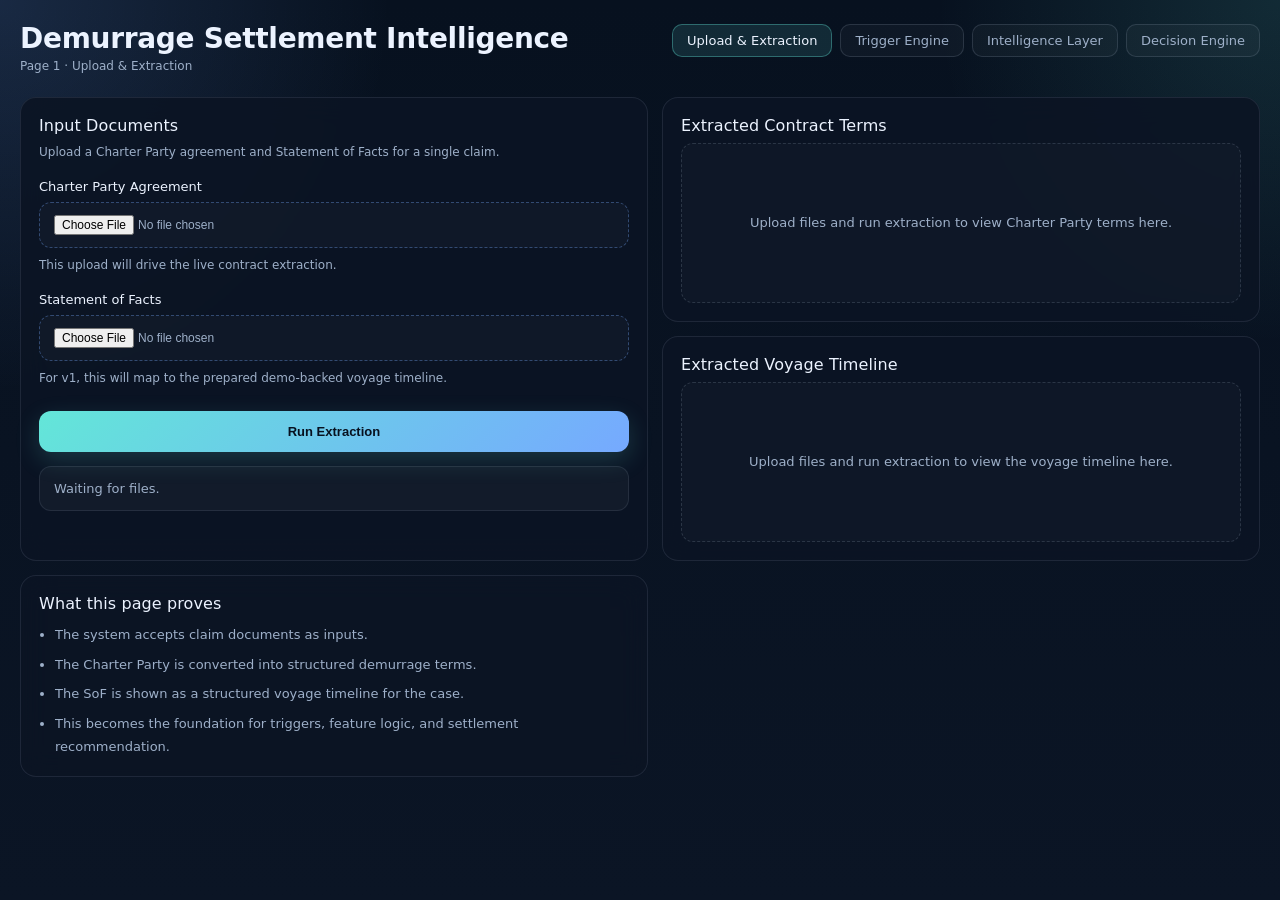
<file: index.html>
<!DOCTYPE html>
<html lang="en">
<head>
  <meta charset="UTF-8" />
  <meta name="viewport" content="width=device-width, initial-scale=1.0" />
  <title>Demurrage Platform | Upload & Extraction</title>
  <link rel="stylesheet" href="styles.css" />
</head>
<body>
  <div class="page">
    <header class="topbar">
      <div>
        <h1>Demurrage Settlement Intelligence</h1>
        <p>Page 1 · Upload & Extraction</p>
      </div>
     <nav class="nav">
      <a class="nav-link active" href="/">Upload & Extraction</a>
      <a class="nav-link" href="/contract-intelligence">Trigger Engine</a>
      <a class="nav-link" href="/claim-intelligence">Intelligence Layer</a>
      <a class="nav-link" href="/decision-engine">Decision Engine</a>
    </nav>
    </header>

    <main class="main-grid">
      <section class="card upload-card">
        <h2>Input Documents</h2>
        <p class="subtext">
          Upload a Charter Party agreement and Statement of Facts for a single claim.
        </p>

        <div class="upload-group">
          <label for="cpFile">Charter Party Agreement</label>
          <input type="file" id="cpFile" accept=".pdf,.doc,.docx" />
          <p class="hint">This upload will drive the live contract extraction.</p>
        </div>

        <div class="upload-group">
          <label for="sofFile">Statement of Facts</label>
          <input type="file" id="sofFile" accept=".pdf,.doc,.docx" />
          <p class="hint">For v1, this will map to the prepared demo-backed voyage timeline.</p>
        </div>

        <button id="runBtn" class="primary-btn">Run Extraction</button>

        <div id="statusBox" class="status-box">
          Waiting for files.
        </div>
      </section>

      <section class="card extracted-card">
        <h2>Extracted Contract Terms</h2>
        <div id="contractTerms" class="empty-state">
          Upload files and run extraction to view Charter Party terms here.
        </div>
      </section>

      <section class="card timeline-card">
        <h2>Extracted Voyage Timeline</h2>
        <div id="timelineOutput" class="empty-state">
          Upload files and run extraction to view the voyage timeline here.
        </div>
      </section>

      <section class="card notes-card">
        <h2>What this page proves</h2>
        <ul>
          <li>The system accepts claim documents as inputs.</li>
          <li>The Charter Party is converted into structured demurrage terms.</li>
          <li>The SoF is shown as a structured voyage timeline for the case.</li>
          <li>This becomes the foundation for triggers, feature logic, and settlement recommendation.</li>
        </ul>
      </section>
    </main>
  </div>

  <script src="app.js"></script>
</body>
</html>
</file>
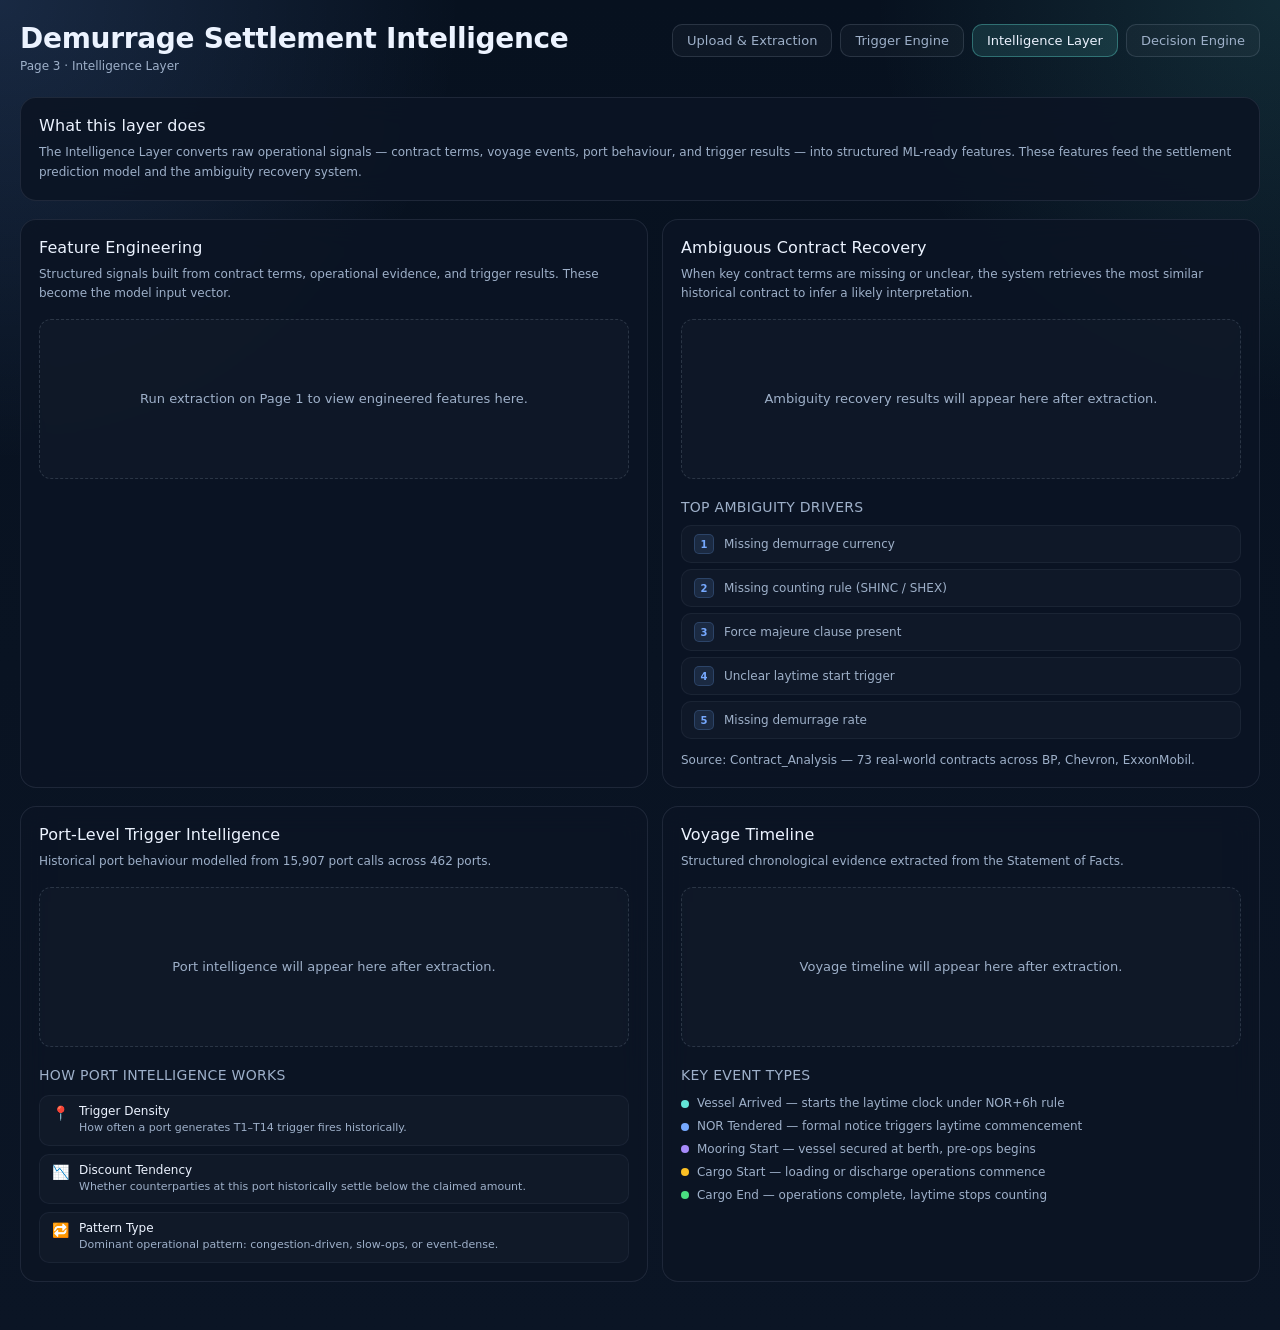
<file: claim-intelligence.html>
<!DOCTYPE html>
<html lang="en">
<head>
<meta charset="UTF-8" />
<meta name="viewport" content="width=device-width, initial-scale=1.0" />
<title>Demurrage Platform | Intelligence Layer</title>
<link rel="stylesheet" href="styles.css" />
</head>
<body>
<div class="page">
  <header class="topbar">
    <div>
      <h1>Demurrage Settlement Intelligence</h1>
      <p>Page 3 · Intelligence Layer</p>
    </div>
    <nav class="nav">
  <a class="nav-link" href="/">Upload & Extraction</a>
  <a class="nav-link" href="/contract-intelligence">Trigger Engine</a>
  <a class="nav-link active" href="/claim-intelligence">Intelligence Layer</a>
  <a class="nav-link" href="/decision-engine">Decision Engine</a>
</nav>
  </header>

  <main>
    <div class="main-grid" style="margin-bottom: 18px;">
      <section class="card" style="grid-column: 1 / -1;">
        <h2>What this layer does</h2>
        <p class="subtext" style="margin: 0;">
          The Intelligence Layer converts raw operational signals — contract terms, voyage events, port behaviour, and trigger results — into structured ML-ready features.
          These features feed the settlement prediction model and the ambiguity recovery system.
        </p>
      </section>
    </div>

    <div class="main-grid" style="margin-bottom: 18px;">
      <section class="card" style="grid-column: 1 / 2;">
        <h2>Feature Engineering</h2>
        <p class="subtext">Structured signals built from contract terms, operational evidence, and trigger results. These become the model input vector.</p>
        <div id="featureGrid" class="empty-state">
          Run extraction on Page 1 to view engineered features here.
        </div>
      </section>

      <section class="card" style="grid-column: 2 / 3;">
        <h2>Ambiguous Contract Recovery</h2>
        <p class="subtext">When key contract terms are missing or unclear, the system retrieves the most similar historical contract to infer a likely interpretation.</p>
        <div id="ambiguityPanel" class="empty-state">
          Ambiguity recovery results will appear here after extraction.
        </div>
        <div style="margin-top: 20px;">
          <h3 style="font-size: 14px; margin: 0 0 10px; color: var(--muted); text-transform: uppercase; letter-spacing: 0.3px;">Top Ambiguity Drivers</h3>
          <div class="ambiguity-driver-list">
            <div class="ambiguity-driver-item">
              <span class="driver-rank">1</span>
              <span class="driver-label">Missing demurrage currency</span>
            </div>
            <div class="ambiguity-driver-item">
              <span class="driver-rank">2</span>
              <span class="driver-label">Missing counting rule (SHINC / SHEX)</span>
            </div>
            <div class="ambiguity-driver-item">
              <span class="driver-rank">3</span>
              <span class="driver-label">Force majeure clause present</span>
            </div>
            <div class="ambiguity-driver-item">
              <span class="driver-rank">4</span>
              <span class="driver-label">Unclear laytime start trigger</span>
            </div>
            <div class="ambiguity-driver-item">
              <span class="driver-rank">5</span>
              <span class="driver-label">Missing demurrage rate</span>
            </div>
          </div>
          <p class="hint" style="margin-top: 12px;">Source: Contract_Analysis — 73 real-world contracts across BP, Chevron, ExxonMobil.</p>
        </div>
      </section>
    </div>

    <div class="main-grid">
      <section class="card" style="grid-column: 1 / 2;">
        <h2>Port-Level Trigger Intelligence</h2>
        <p class="subtext">Historical port behaviour modelled from 15,907 port calls across 462 ports.</p>
        <div id="portPanel" class="empty-state">
          Port intelligence will appear here after extraction.
        </div>
        <div style="margin-top: 20px;">
          <h3 style="font-size: 14px; margin: 0 0 12px; color: var(--muted); text-transform: uppercase; letter-spacing: 0.3px;">How Port Intelligence Works</h3>
          <div class="intel-explain-grid">
            <div class="intel-explain-item">
              <div class="intel-explain-icon">📍</div>
              <div>
                <div class="intel-explain-title">Trigger Density</div>
                <div class="intel-explain-text">How often a port generates T1–T14 trigger fires historically.</div>
              </div>
            </div>
            <div class="intel-explain-item">
              <div class="intel-explain-icon">📉</div>
              <div>
                <div class="intel-explain-title">Discount Tendency</div>
                <div class="intel-explain-text">Whether counterparties at this port historically settle below the claimed amount.</div>
              </div>
            </div>
            <div class="intel-explain-item">
              <div class="intel-explain-icon">🔁</div>
              <div>
                <div class="intel-explain-title">Pattern Type</div>
                <div class="intel-explain-text">Dominant operational pattern: congestion-driven, slow-ops, or event-dense.</div>
              </div>
            </div>
          </div>
        </div>
      </section>

      <section class="card" style="grid-column: 2 / 3;">
        <h2>Voyage Timeline</h2>
        <p class="subtext">Structured chronological evidence extracted from the Statement of Facts.</p>
        <div id="timelineList" class="empty-state">
          Voyage timeline will appear here after extraction.
        </div>
        <div style="margin-top: 20px;">
          <h3 style="font-size: 14px; margin: 0 0 12px; color: var(--muted); text-transform: uppercase; letter-spacing: 0.3px;">Key Event Types</h3>
          <div class="event-type-list">
            <div class="event-type-item">
              <span class="event-dot" style="background: var(--accent);"></span>
              <span>Vessel Arrived — starts the laytime clock under NOR+6h rule</span>
            </div>
            <div class="event-type-item">
              <span class="event-dot" style="background: var(--accent-2);"></span>
              <span>NOR Tendered — formal notice triggers laytime commencement</span>
            </div>
            <div class="event-type-item">
              <span class="event-dot" style="background: #a78bfa;"></span>
              <span>Mooring Start — vessel secured at berth, pre-ops begins</span>
            </div>
            <div class="event-type-item">
              <span class="event-dot" style="background: #fbbf24;"></span>
              <span>Cargo Start — loading or discharge operations commence</span>
            </div>
            <div class="event-type-item">
              <span class="event-dot" style="background: var(--success);"></span>
              <span>Cargo End — operations complete, laytime stops counting</span>
            </div>
          </div>
        </div>
      </section>
    </div>
  </main>
</div>
<script src="app.js"></script>
</body>
</html>
</file>
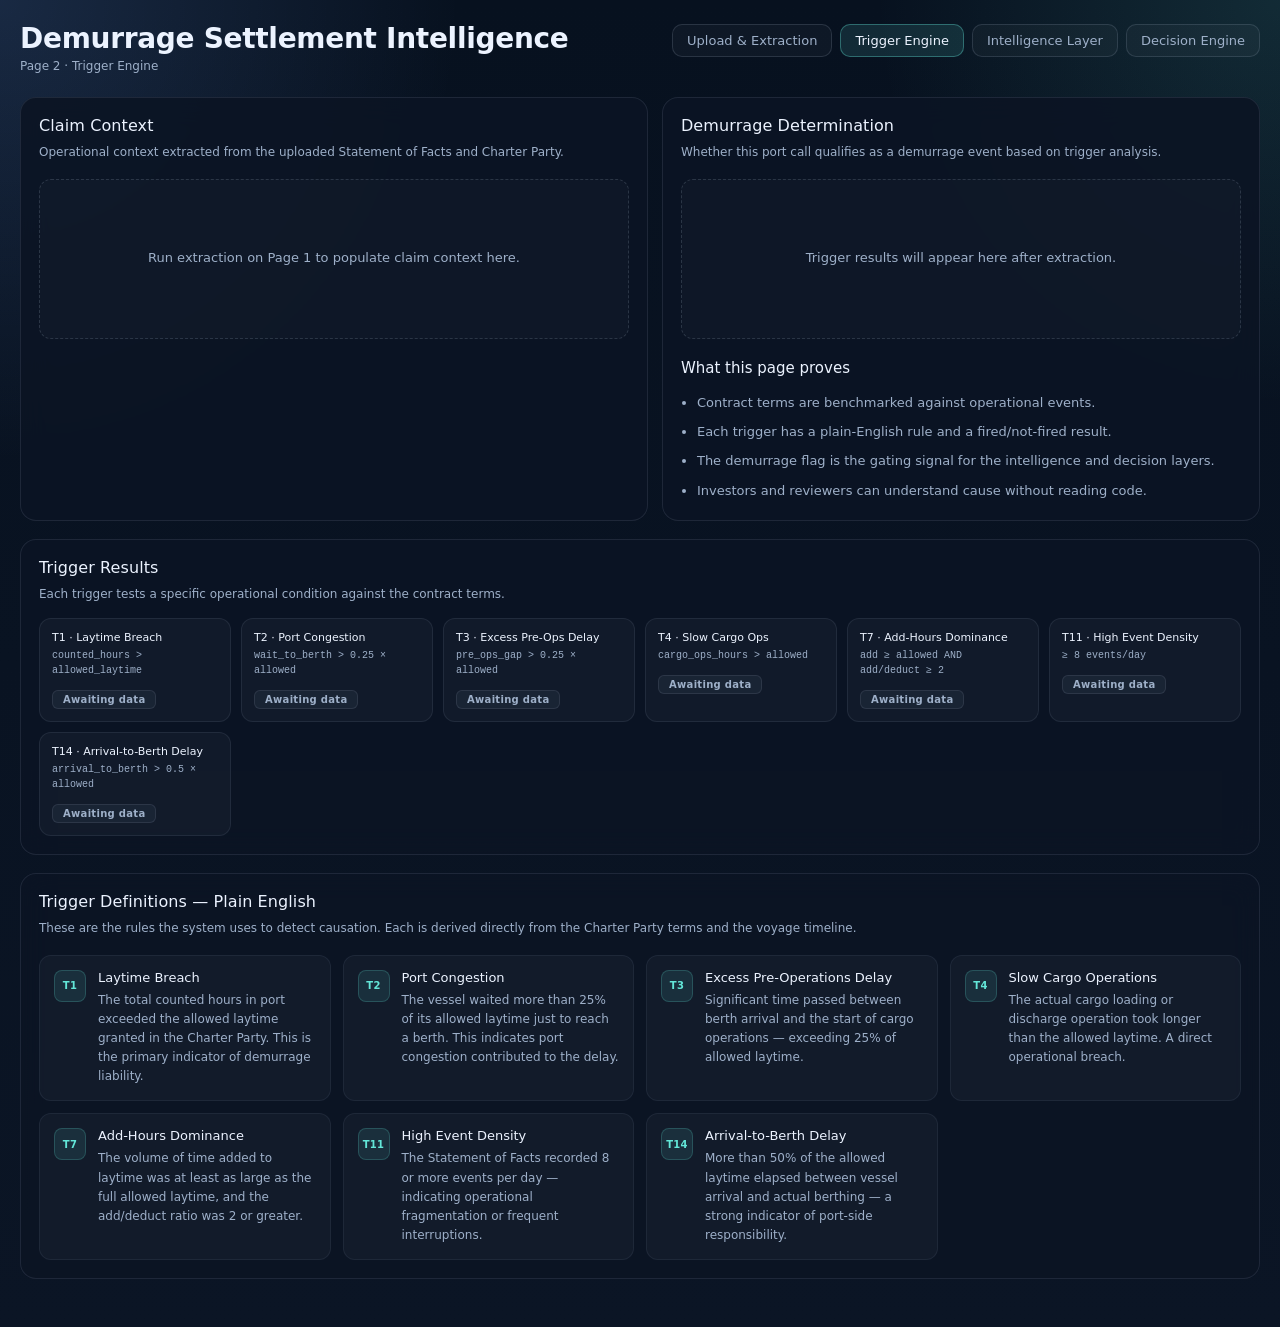
<file: contract-intelligence.html>
<!DOCTYPE html>
<html lang="en">
<head>
<meta charset="UTF-8" />
<meta name="viewport" content="width=device-width, initial-scale=1.0" />
<title>Demurrage Platform | Trigger Engine</title>
<link rel="stylesheet" href="styles.css" />
</head>
<body>
<div class="page">
  <header class="topbar">
    <div>
      <h1>Demurrage Settlement Intelligence</h1>
      <p>Page 2 · Trigger Engine</p>
    </div>
    <nav class="nav">
      <a class="nav-link" href="/">Upload & Extraction</a>
      <a class="nav-link active" href="/contract-intelligence">Trigger Engine</a>
      <a class="nav-link" href="/claim-intelligence">Intelligence Layer</a>
      <a class="nav-link" href="/decision-engine">Decision Engine</a>
    </nav>
  </header>

  <main>
    <div class="main-grid" style="margin-bottom: 18px;">
      <section class="card" style="grid-column: 1 / 2;">
        <h2>Claim Context</h2>
        <p class="subtext">Operational context extracted from the uploaded Statement of Facts and Charter Party.</p>
        <div id="claimContext" class="empty-state">
          Run extraction on Page 1 to populate claim context here.
        </div>
      </section>

      <section class="card" style="grid-column: 2 / 3;">
        <h2>Demurrage Determination</h2>
        <p class="subtext">Whether this port call qualifies as a demurrage event based on trigger analysis.</p>
        <div id="demurrageFlagBadge" class="empty-state">
          Trigger results will appear here after extraction.
        </div>
        <div style="margin-top: 20px;">
          <h3 style="font-size: 15px; margin: 0 0 14px; color: var(--text);">What this page proves</h3>
          <ul class="bullet-list">
            <li>Contract terms are benchmarked against operational events.</li>
            <li>Each trigger has a plain-English rule and a fired/not-fired result.</li>
            <li>The demurrage flag is the gating signal for the intelligence and decision layers.</li>
            <li>Investors and reviewers can understand cause without reading code.</li>
          </ul>
        </div>
      </section>
    </div>

    <section class="card" style="margin-bottom: 18px;">
      <div class="panel-header">
        <div>
          <h2>Trigger Results</h2>
          <p class="subtext" style="margin: 0;">Each trigger tests a specific operational condition against the contract terms.</p>
        </div>
      </div>
      <div id="triggerGrid" class="trigger-grid">
        <div class="trigger-card">
          <div class="trigger-label">T1 · Laytime Breach</div>
          <div class="trigger-desc">counted_hours > allowed_laytime</div>
          <div class="trigger-value trigger-off">Awaiting data</div>
        </div>
        <div class="trigger-card">
          <div class="trigger-label">T2 · Port Congestion</div>
          <div class="trigger-desc">wait_to_berth > 0.25 × allowed</div>
          <div class="trigger-value trigger-off">Awaiting data</div>
        </div>
        <div class="trigger-card">
          <div class="trigger-label">T3 · Excess Pre-Ops Delay</div>
          <div class="trigger-desc">pre_ops_gap > 0.25 × allowed</div>
          <div class="trigger-value trigger-off">Awaiting data</div>
        </div>
        <div class="trigger-card">
          <div class="trigger-label">T4 · Slow Cargo Ops</div>
          <div class="trigger-desc">cargo_ops_hours > allowed</div>
          <div class="trigger-value trigger-off">Awaiting data</div>
        </div>
        <div class="trigger-card">
          <div class="trigger-label">T7 · Add-Hours Dominance</div>
          <div class="trigger-desc">add ≥ allowed AND add/deduct ≥ 2</div>
          <div class="trigger-value trigger-off">Awaiting data</div>
        </div>
        <div class="trigger-card">
          <div class="trigger-label">T11 · High Event Density</div>
          <div class="trigger-desc">≥ 8 events/day</div>
          <div class="trigger-value trigger-off">Awaiting data</div>
        </div>
        <div class="trigger-card">
          <div class="trigger-label">T14 · Arrival-to-Berth Delay</div>
          <div class="trigger-desc">arrival_to_berth > 0.5 × allowed</div>
          <div class="trigger-value trigger-off">Awaiting data</div>
        </div>
      </div>
    </section>

    <section class="card">
      <h2>Trigger Definitions — Plain English</h2>
      <p class="subtext">These are the rules the system uses to detect causation. Each is derived directly from the Charter Party terms and the voyage timeline.</p>
      <div class="rule-grid">
        <div class="rule-card">
          <div class="rule-id">T1</div>
          <div class="rule-body">
            <div class="rule-name">Laytime Breach</div>
            <div class="rule-text">The total counted hours in port exceeded the allowed laytime granted in the Charter Party. This is the primary indicator of demurrage liability.</div>
          </div>
        </div>
        <div class="rule-card">
          <div class="rule-id">T2</div>
          <div class="rule-body">
            <div class="rule-name">Port Congestion</div>
            <div class="rule-text">The vessel waited more than 25% of its allowed laytime just to reach a berth. This indicates port congestion contributed to the delay.</div>
          </div>
        </div>
        <div class="rule-card">
          <div class="rule-id">T3</div>
          <div class="rule-body">
            <div class="rule-name">Excess Pre-Operations Delay</div>
            <div class="rule-text">Significant time passed between berth arrival and the start of cargo operations — exceeding 25% of allowed laytime.</div>
          </div>
        </div>
        <div class="rule-card">
          <div class="rule-id">T4</div>
          <div class="rule-body">
            <div class="rule-name">Slow Cargo Operations</div>
            <div class="rule-text">The actual cargo loading or discharge operation took longer than the allowed laytime. A direct operational breach.</div>
          </div>
        </div>
        <div class="rule-card">
          <div class="rule-id">T7</div>
          <div class="rule-body">
            <div class="rule-name">Add-Hours Dominance</div>
            <div class="rule-text">The volume of time added to laytime was at least as large as the full allowed laytime, and the add/deduct ratio was 2 or greater.</div>
          </div>
        </div>
        <div class="rule-card">
          <div class="rule-id">T11</div>
          <div class="rule-body">
            <div class="rule-name">High Event Density</div>
            <div class="rule-text">The Statement of Facts recorded 8 or more events per day — indicating operational fragmentation or frequent interruptions.</div>
          </div>
        </div>
        <div class="rule-card">
          <div class="rule-id">T14</div>
          <div class="rule-body">
            <div class="rule-name">Arrival-to-Berth Delay</div>
            <div class="rule-text">More than 50% of the allowed laytime elapsed between vessel arrival and actual berthing — a strong indicator of port-side responsibility.</div>
          </div>
        </div>
      </div>
    </section>
  </main>
</div>
<script src="app.js"></script>
</body>
</html>
</file>
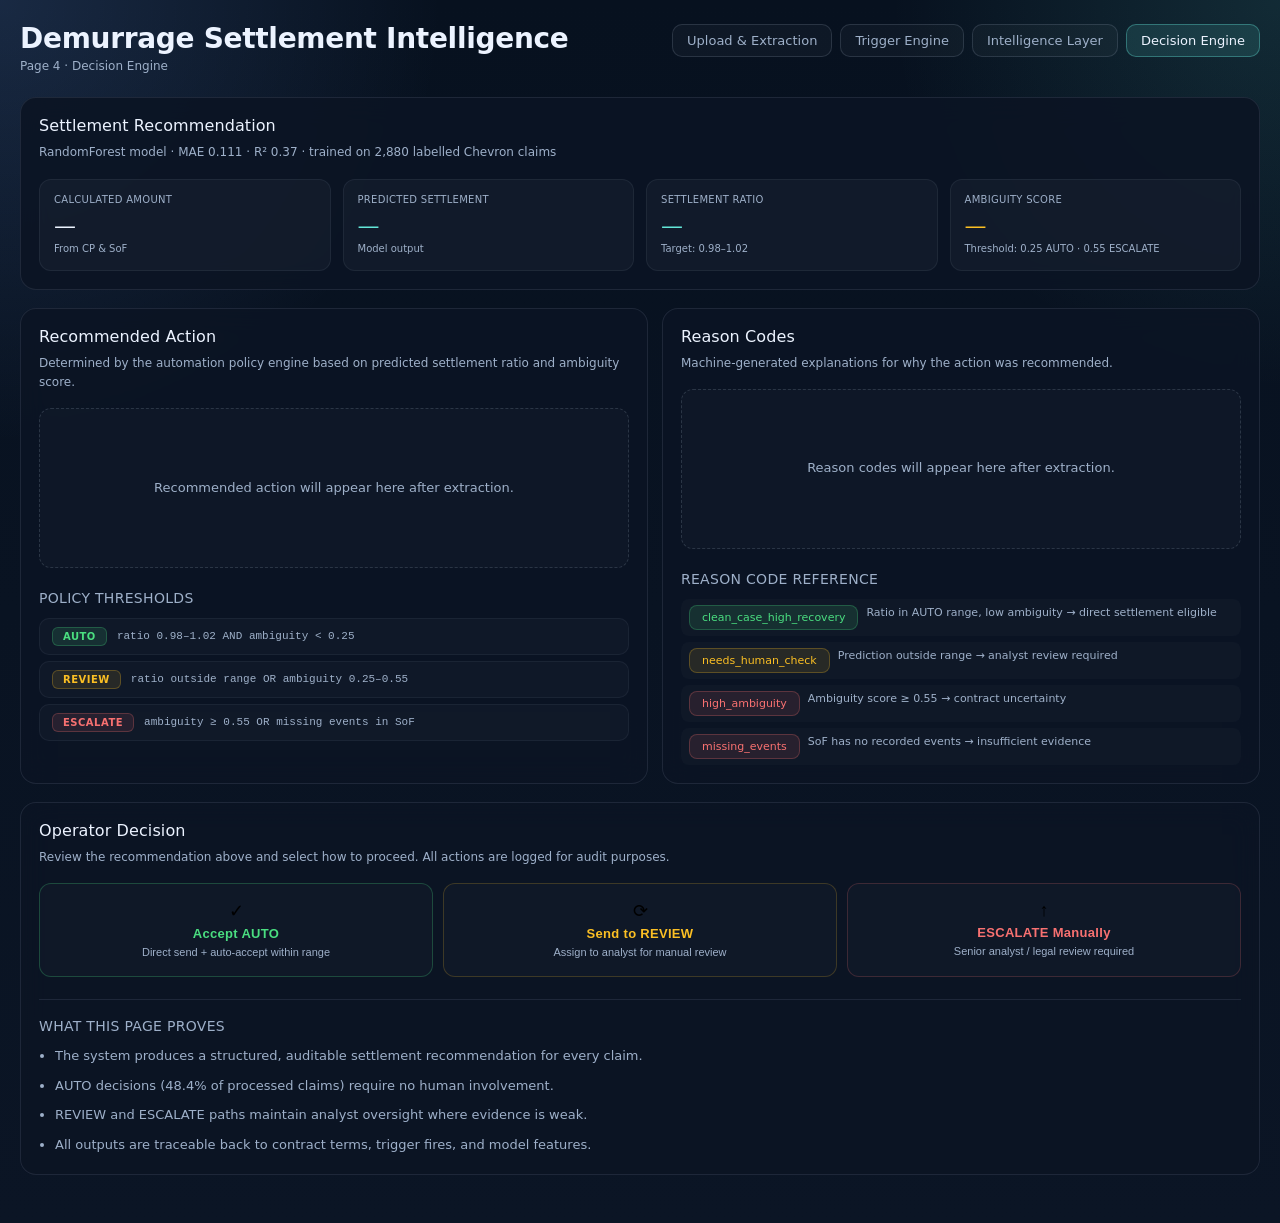
<file: decision-engine.html>
<!DOCTYPE html>
<html lang="en">
<head>
<meta charset="UTF-8" />
<meta name="viewport" content="width=device-width, initial-scale=1.0" />
<title>Demurrage Platform | Decision Engine</title>
<link rel="stylesheet" href="styles.css" />
</head>
<body>
<div class="page">
  <header class="topbar">
    <div>
      <h1>Demurrage Settlement Intelligence</h1>
      <p>Page 4 · Decision Engine</p>
    </div>
    <nav class="nav">
  <a class="nav-link" href="/">Upload & Extraction</a>
  <a class="nav-link" href="/contract-intelligence">Trigger Engine</a>
  <a class="nav-link" href="/claim-intelligence">Intelligence Layer</a>
  <a class="nav-link active" href="/decision-engine">Decision Engine</a>
</nav>
  </header>

  <main>

    <section class="card" style="margin-bottom: 18px;">
      <h2>Settlement Recommendation</h2>
      <p class="subtext">RandomForest model · MAE 0.111 · R² 0.37 · trained on 2,880 labelled Chevron claims</p>
      <div id="decisionKpis" class="kpi-grid">
        <div class="kpi-card">
          <div class="kpi-label">Calculated Amount</div>
          <div class="kpi-value kpi-neutral">—</div>
          <div class="kpi-sub">From CP & SoF</div>
        </div>
        <div class="kpi-card">
          <div class="kpi-label">Predicted Settlement</div>
          <div class="kpi-value kpi-accent">—</div>
          <div class="kpi-sub">Model output</div>
        </div>
        <div class="kpi-card">
          <div class="kpi-label">Settlement Ratio</div>
          <div class="kpi-value kpi-accent">—</div>
          <div class="kpi-sub">Target: 0.98–1.02</div>
        </div>
        <div class="kpi-card">
          <div class="kpi-label">Ambiguity Score</div>
          <div class="kpi-value kpi-warn">—</div>
          <div class="kpi-sub">Threshold: 0.25 AUTO · 0.55 ESCALATE</div>
        </div>
      </div>
    </section>

    <div class="main-grid" style="margin-bottom: 18px;">

      <section class="card" style="grid-column: 1 / 2;">
        <h2>Recommended Action</h2>
        <p class="subtext">Determined by the automation policy engine based on predicted settlement ratio and ambiguity score.</p>
        <div id="actionPanel" class="empty-state">
          Recommended action will appear here after extraction.
        </div>
        <div style="margin-top: 22px;">
          <h3 style="font-size: 14px; margin: 0 0 12px; color: var(--muted); text-transform: uppercase; letter-spacing: 0.3px;">Policy Thresholds</h3>
          <div class="threshold-list">
            <div class="threshold-item">
              <span class="action-badge badge-auto">AUTO</span>
              <span class="threshold-rule">ratio 0.98–1.02 AND ambiguity &lt; 0.25</span>
            </div>
            <div class="threshold-item">
              <span class="action-badge badge-review">REVIEW</span>
              <span class="threshold-rule">ratio outside range OR ambiguity 0.25–0.55</span>
            </div>
            <div class="threshold-item">
              <span class="action-badge badge-escalate">ESCALATE</span>
              <span class="threshold-rule">ambiguity ≥ 0.55 OR missing events in SoF</span>
            </div>
          </div>
        </div>
      </section>

      <section class="card" style="grid-column: 2 / 3;">
        <h2>Reason Codes</h2>
        <p class="subtext">Machine-generated explanations for why the action was recommended.</p>
        <div id="reasonPanel" class="empty-state">
          Reason codes will appear here after extraction.
        </div>
        <div style="margin-top: 22px;">
          <h3 style="font-size: 14px; margin: 0 0 12px; color: var(--muted); text-transform: uppercase; letter-spacing: 0.3px;">Reason Code Reference</h3>
          <div class="reason-ref-list">
            <div class="reason-ref-item">
              <span class="reason-chip chip-success">clean_case_high_recovery</span>
              <span class="reason-ref-text">Ratio in AUTO range, low ambiguity → direct settlement eligible</span>
            </div>
            <div class="reason-ref-item">
              <span class="reason-chip chip-warn">needs_human_check</span>
              <span class="reason-ref-text">Prediction outside range → analyst review required</span>
            </div>
            <div class="reason-ref-item">
              <span class="reason-chip chip-danger">high_ambiguity</span>
              <span class="reason-ref-text">Ambiguity score ≥ 0.55 → contract uncertainty</span>
            </div>
            <div class="reason-ref-item">
              <span class="reason-chip chip-danger">missing_events</span>
              <span class="reason-ref-text">SoF has no recorded events → insufficient evidence</span>
            </div>
          </div>
        </div>
      </section>
    </div>

    <section class="card">
      <h2>Operator Decision</h2>
      <p class="subtext">Review the recommendation above and select how to proceed. All actions are logged for audit purposes.</p>
      <div class="operator-actions">
        <button class="action-btn btn-auto" onclick="handleOperatorAction('AUTO')">
          <span class="btn-icon">✓</span>
          <span class="btn-label">Accept AUTO</span>
          <span class="btn-sub">Direct send + auto-accept within range</span>
        </button>
        <button class="action-btn btn-review" onclick="handleOperatorAction('REVIEW')">
          <span class="btn-icon">⟳</span>
          <span class="btn-label">Send to REVIEW</span>
          <span class="btn-sub">Assign to analyst for manual review</span>
        </button>
        <button class="action-btn btn-escalate" onclick="handleOperatorAction('ESCALATE')">
          <span class="btn-icon">↑</span>
          <span class="btn-label">ESCALATE Manually</span>
          <span class="btn-sub">Senior analyst / legal review required</span>
        </button>
      </div>
      <div id="operatorStatus" class="status-box" style="margin-top: 18px; display: none;"></div>
      <div style="margin-top: 22px; padding-top: 18px; border-top: 1px solid var(--border);">
        <h3 style="font-size: 14px; margin: 0 0 8px; color: var(--muted); text-transform: uppercase; letter-spacing: 0.3px;">What this page proves</h3>
        <ul class="bullet-list">
          <li>The system produces a structured, auditable settlement recommendation for every claim.</li>
          <li>AUTO decisions (48.4% of processed claims) require no human involvement.</li>
          <li>REVIEW and ESCALATE paths maintain analyst oversight where evidence is weak.</li>
          <li>All outputs are traceable back to contract terms, trigger fires, and model features.</li>
        </ul>
      </div>
    </section>

  </main>
</div>
<script src="app.js"></script>
</body>
</html>
</file>
<file: styles.css>
:root {
  --bg: #07111f;
  --bg-soft: #0d1a2b;
  --panel: rgba(12, 20, 36, 0.9);
  --panel-2: rgba(18, 28, 46, 0.95);
  --border: rgba(148, 163, 184, 0.14);
  --text: #ecf3ff;
  --muted: #9eb0c9;
  --accent: #63e6d8;
  --accent-2: #76a9ff;
  --danger: #f87171;
  --success: #4ade80;
  --warn: #fbbf24;
  --shadow: 0 20px 50px rgba(0, 0, 0, 0.35);
  --radius: 16px;
}

* { box-sizing: border-box; margin: 0; padding: 0; }
html, body { margin: 0; padding: 0; }

body {
  font-family: Inter, ui-sans-serif, system-ui, -apple-system, sans-serif;
  color: var(--text);
  background:
    radial-gradient(circle at top left, rgba(118,169,255,0.16), transparent 25%),
    radial-gradient(circle at top right, rgba(99,230,216,0.12), transparent 22%),
    linear-gradient(180deg, #07111f 0%, #0b1525 100%);
  min-height: 100vh;
}

/* ── Layout ─────────────────────────────── */
.page {
  width: min(1380px, calc(100% - 40px));
  margin: 0 auto;
  padding: 24px 0 48px;
}

.topbar {
  display: flex;
  justify-content: space-between;
  align-items: flex-start;
  gap: 20px;
  margin-bottom: 24px;
}

.topbar h1 {
  margin: 0 0 6px;
  font-size: 28px;
  line-height: 1.05;
  letter-spacing: -0.3px;
  color: var(--text);
}

.topbar p {
  margin: 0;
  color: var(--muted);
  font-size: 12px;
}

.main-grid {
  display: grid;
  grid-template-columns: 1.05fr 1fr;
  gap: 14px;
}

/* ── Navigation ─────────────────────────── */
.nav {
  display: flex;
  flex-wrap: wrap;
  gap: 8px;
  justify-content: flex-end;
}

.nav-link {
  padding: 8px 14px;
  border-radius: 10px;
  text-decoration: none;
  color: var(--muted);
  background: rgba(255,255,255,0.03);
  border: 0.5px solid rgba(148,163,184,0.2);
  font-size: 13px;
  transition: 0.2s ease;
}

.nav-link:hover {
  color: var(--text);
  border-color: rgba(148,163,184,0.3);
  transform: translateY(-1px);
}

.nav-link.active {
  color: var(--text);
  background: rgba(99,230,216,0.12);
  border-color: rgba(99,230,216,0.35);
}

/* ── Cards ───────────────────────────────── */
.card {
  background: rgba(12,20,36,0.9);
  border: 0.5px solid rgba(148,163,184,0.14);
  border-radius: var(--radius);
  padding: 18px;
  backdrop-filter: blur(14px);
}

.card h2 {
  margin: 0 0 8px;
  font-size: 16px;
  font-weight: 500;
  color: var(--text);
  letter-spacing: 0.1px;
}

.card h3 {
  margin: 0 0 8px;
  font-size: 13px;
  font-weight: 500;
  color: var(--text);
}

.panel-header {
  display: flex;
  justify-content: space-between;
  align-items: flex-start;
  margin-bottom: 14px;
  gap: 12px;
}

.subtext {
  margin: 0 0 16px;
  color: var(--muted);
  font-size: 12px;
  line-height: 1.6;
}

/* ── Page 1 ──────────────────────────────── */
.upload-card  { grid-column: 1 / 2; grid-row: 1 / 3; }
.extracted-card { grid-column: 2 / 3; }
.timeline-card  { grid-column: 2 / 3; }
.notes-card     { grid-column: 1 / 2; }

.upload-group { margin-bottom: 18px; }

.upload-group label {
  display: block;
  font-weight: 500;
  margin-bottom: 8px;
  font-size: 13px;
  color: var(--text);
}

.upload-group input[type="file"] {
  width: 100%;
  padding: 12px 14px;
  border-radius: 12px;
  border: 1px dashed rgba(118,169,255,0.35);
  background: rgba(255,255,255,0.025);
  color: var(--muted);
  font-size: 12px;
}

.hint {
  margin: 8px 0 0;
  color: var(--muted);
  font-size: 12px;
  line-height: 1.5;
}

.primary-btn {
  width: 100%;
  border: none;
  border-radius: 12px;
  padding: 13px 18px;
  font-size: 13px;
  font-weight: 700;
  color: #07111f;
  background: linear-gradient(135deg, var(--accent), var(--accent-2));
  cursor: pointer;
  margin-top: 6px;
  box-shadow: 0 8px 24px rgba(99,230,216,0.18);
  transition: 0.2s ease;
}

.primary-btn:hover {
  transform: translateY(-1px);
  box-shadow: 0 12px 28px rgba(99,230,216,0.22);
}

.status-box {
  margin-top: 14px;
  padding: 12px 14px;
  border-radius: 12px;
  background: rgba(255,255,255,0.035);
  border: 0.5px solid rgba(148,163,184,0.14);
  color: var(--muted);
  font-size: 13px;
  line-height: 1.5;
}

.empty-state {
  min-height: 160px;
  border-radius: 12px;
  border: 1px dashed rgba(148,163,184,0.22);
  background: rgba(255,255,255,0.02);
  color: var(--muted);
  display: flex;
  align-items: center;
  justify-content: center;
  text-align: center;
  padding: 20px;
  line-height: 1.6;
  font-size: 13px;
}

.bullet-list {
  margin: 10px 0 0;
  padding-left: 16px;
  color: var(--muted);
  line-height: 1.8;
  font-size: 13px;
}

.bullet-list li + li { margin-top: 6px; }
.notes-card ul { margin: 10px 0 0; padding-left: 16px; color: var(--muted); line-height: 1.8; font-size: 13px; }
.notes-card li + li { margin-top: 6px; }

/* ── Term Grid ───────────────────────────── */
.term-grid {
  display: grid;
  grid-template-columns: repeat(2, minmax(0,1fr));
  gap: 10px;
}

.term-item {
  padding: 12px;
  border-radius: 10px;
  background: rgba(255,255,255,0.03);
  border: 0.5px solid rgba(148,163,184,0.1);
}

.term-label {
  font-size: 10px;
  text-transform: uppercase;
  letter-spacing: 0.35px;
  color: var(--muted);
  margin-bottom: 5px;
}

.term-value {
  font-size: 13px;
  font-weight: 500;
  color: var(--text);
  line-height: 1.5;
}

/* ── Timeline ────────────────────────────── */
.timeline-list { display: grid; gap: 10px; }

.timeline-item {
  padding: 12px 14px;
  border-radius: 10px;
  background: rgba(255,255,255,0.03);
  border: 0.5px solid rgba(148,163,184,0.1);
}

.timeline-step {
  font-size: 11px;
  color: var(--muted);
  margin-bottom: 4px;
  text-transform: uppercase;
  letter-spacing: 0.25px;
}

.timeline-time {
  font-size: 13px;
  font-weight: 500;
  color: var(--text);
}

/* ── States ──────────────────────────────── */
.error-state   { color: #fecaca; border-color: rgba(248,113,113,0.25); background: rgba(248,113,113,0.06); }
.success-state { color: #bbf7d0; border-color: rgba(74,222,128,0.25);  background: rgba(74,222,128,0.06); }

/* ── Trigger Grid ────────────────────────── */
.trigger-grid {
  display: grid;
  grid-template-columns: repeat(auto-fill, minmax(180px,1fr));
  gap: 10px;
  margin-top: 4px;
}

.trigger-card {
  padding: 12px;
  border-radius: 12px;
  background: rgba(255,255,255,0.03);
  border: 0.5px solid rgba(148,163,184,0.12);
  transition: 0.2s ease;
}

.trigger-card:hover {
  border-color: rgba(148,163,184,0.22);
  transform: translateY(-1px);
}

.trigger-label {
  font-size: 11px;
  font-weight: 500;
  color: var(--text);
  margin-bottom: 4px;
}

.trigger-desc {
  font-size: 10px;
  color: var(--muted);
  margin-bottom: 10px;
  line-height: 1.5;
  font-family: 'Menlo','Monaco',monospace;
}

.trigger-value {
  display: inline-block;
  padding: 3px 10px;
  border-radius: 6px;
  font-size: 10px;
  font-weight: 700;
  letter-spacing: 0.3px;
}

.trigger-on  { background: rgba(74,222,128,0.12); color: var(--success); border: 0.5px solid rgba(74,222,128,0.3); }
.trigger-off { background: rgba(148,163,184,0.07); color: var(--muted);  border: 0.5px solid rgba(148,163,184,0.15); }

/* Demurrage flag */
.demurrage-flag-wrap {
  display: flex;
  flex-direction: column;
  align-items: center;
  justify-content: center;
  gap: 12px;
  min-height: 120px;
}

.flag-badge {
  display: inline-flex;
  align-items: center;
  gap: 8px;
  padding: 12px 22px;
  border-radius: 12px;
  font-size: 16px;
  font-weight: 700;
  letter-spacing: 0.2px;
}

.flag-true  { background: rgba(74,222,128,0.12); color: var(--success); border: 1.5px solid rgba(74,222,128,0.3); }
.flag-false { background: rgba(148,163,184,0.07); color: var(--muted);  border: 1.5px solid rgba(148,163,184,0.18); }
.flag-sub   { color: var(--muted); font-size: 12px; text-align: center; line-height: 1.5; }

/* ── Rule Grid ───────────────────────────── */
.rule-grid {
  display: grid;
  grid-template-columns: repeat(auto-fill, minmax(280px,1fr));
  gap: 12px;
  margin-top: 4px;
}

.rule-card {
  display: flex;
  gap: 12px;
  padding: 14px;
  border-radius: 12px;
  background: rgba(255,255,255,0.03);
  border: 0.5px solid rgba(148,163,184,0.1);
}

.rule-id {
  flex-shrink: 0;
  width: 32px;
  height: 32px;
  border-radius: 8px;
  background: rgba(99,230,216,0.1);
  border: 0.5px solid rgba(99,230,216,0.2);
  display: flex;
  align-items: center;
  justify-content: center;
  font-size: 10px;
  font-weight: 700;
  color: var(--accent);
  letter-spacing: 0.3px;
}

.rule-name { font-size: 13px; font-weight: 500; color: var(--text); margin-bottom: 6px; }
.rule-text { font-size: 12px; color: var(--muted); line-height: 1.6; }

/* ── Context Grid ────────────────────────── */
.context-grid {
  display: grid;
  grid-template-columns: repeat(2,1fr);
  gap: 8px;
}

.context-item {
  padding: 10px 12px;
  border-radius: 10px;
  background: rgba(255,255,255,0.03);
  border: 0.5px solid rgba(148,163,184,0.1);
}

.context-label {
  font-size: 10px;
  text-transform: uppercase;
  letter-spacing: 0.35px;
  color: var(--muted);
  margin-bottom: 4px;
}

.context-value {
  font-size: 13px;
  font-weight: 500;
  color: var(--text);
}

/* ── Feature Grid ────────────────────────── */
.feature-grid {
  display: grid;
  grid-template-columns: 1fr 1fr;
  gap: 8px;
}

.feature-item {
  padding: 10px 12px;
  border-radius: 10px;
  background: rgba(255,255,255,0.03);
  border: 0.5px solid rgba(148,163,184,0.1);
}

.feature-label {
  font-size: 10px;
  text-transform: uppercase;
  letter-spacing: 0.35px;
  color: var(--muted);
  margin-bottom: 4px;
}

.feature-value { font-size: 15px; font-weight: 500; color: var(--accent); }
.feature-desc  { font-size: 10px; color: var(--muted); margin-top: 2px; line-height: 1.4; }

/* ── Ambiguity ───────────────────────────── */
.ambiguity-result { display: flex; flex-direction: column; gap: 8px; }
.ambiguity-row {
  display: flex;
  justify-content: space-between;
  align-items: center;
  padding: 8px 12px;
  border-radius: 8px;
  font-size: 12px;
}
.ambiguity-row:nth-child(odd) { background: rgba(255,255,255,0.025); }
.ambiguity-key { color: var(--muted); }
.ambiguity-val { color: var(--text); font-weight: 500; }

.ambiguity-driver-list { display: flex; flex-direction: column; gap: 6px; }
.ambiguity-driver-item {
  display: flex;
  align-items: center;
  gap: 10px;
  padding: 8px 12px;
  border-radius: 10px;
  background: rgba(255,255,255,0.025);
  border: 0.5px solid rgba(148,163,184,0.08);
}

.driver-rank {
  width: 20px;
  height: 20px;
  border-radius: 5px;
  background: rgba(118,169,255,0.12);
  border: 0.5px solid rgba(118,169,255,0.2);
  display: flex;
  align-items: center;
  justify-content: center;
  font-size: 10px;
  font-weight: 700;
  color: var(--accent-2);
  flex-shrink: 0;
}

.driver-label { font-size: 12px; color: var(--muted); }

/* ── Port Panel ──────────────────────────── */
.port-result { display: flex; flex-direction: column; gap: 8px; }
.port-row {
  display: flex;
  justify-content: space-between;
  align-items: center;
  padding: 8px 12px;
  border-radius: 8px;
  font-size: 12px;
}
.port-row:nth-child(odd) { background: rgba(255,255,255,0.025); }
.port-key { color: var(--muted); }
.port-val { color: var(--text); font-weight: 500; }

/* Intel explain */
.intel-explain-grid { display: flex; flex-direction: column; gap: 8px; }
.intel-explain-item {
  display: flex;
  gap: 10px;
  align-items: flex-start;
  padding: 8px 12px;
  border-radius: 10px;
  background: rgba(255,255,255,0.025);
  border: 0.5px solid rgba(148,163,184,0.08);
}
.intel-explain-icon { font-size: 14px; flex-shrink: 0; margin-top: 1px; }
.intel-explain-title { font-size: 12px; font-weight: 500; color: var(--text); margin-bottom: 2px; }
.intel-explain-text { font-size: 11px; color: var(--muted); line-height: 1.5; }

/* Event type list */
.event-type-list { display: flex; flex-direction: column; gap: 6px; }
.event-type-item {
  display: flex;
  align-items: center;
  gap: 8px;
  font-size: 12px;
  color: var(--muted);
  line-height: 1.4;
}
.event-dot { width: 8px; height: 8px; border-radius: 50%; flex-shrink: 0; }

/* ── KPI Grid ────────────────────────────── */
.kpi-grid {
  display: grid;
  grid-template-columns: repeat(4,1fr);
  gap: 12px;
  margin-top: 4px;
}

.kpi-card {
  padding: 14px;
  border-radius: 12px;
  background: rgba(255,255,255,0.03);
  border: 0.5px solid rgba(148,163,184,0.1);
}

.kpi-label {
  font-size: 10px;
  text-transform: uppercase;
  letter-spacing: 0.3px;
  color: var(--muted);
  margin-bottom: 8px;
}

.kpi-value {
  font-size: 22px;
  font-weight: 500;
  letter-spacing: -0.5px;
  margin-bottom: 4px;
}

.kpi-sub   { font-size: 10px; color: var(--muted); line-height: 1.4; }
.kpi-accent  { color: var(--accent); }
.kpi-neutral { color: var(--text); }
.kpi-warn    { color: var(--warn); }
.kpi-danger  { color: var(--danger); }

/* ── Action Panel ────────────────────────── */
.action-result {
  display: flex;
  flex-direction: column;
  align-items: center;
  justify-content: center;
  min-height: 100px;
  gap: 10px;
  padding: 16px;
}

.action-result-badge {
  display: inline-flex;
  align-items: center;
  gap: 8px;
  padding: 12px 24px;
  border-radius: 12px;
  font-size: 18px;
  font-weight: 700;
  letter-spacing: 0.5px;
}

.action-auto     { background: rgba(74,222,128,0.12); color: var(--success); border: 1.5px solid rgba(74,222,128,0.3); }
.action-review   { background: rgba(251,191,36,0.1);  color: var(--warn);    border: 1.5px solid rgba(251,191,36,0.3); }
.action-escalate { background: rgba(248,113,113,0.1); color: var(--danger);  border: 1.5px solid rgba(248,113,113,0.3); }

/* Threshold list */
.threshold-list { display: flex; flex-direction: column; gap: 6px; }
.threshold-item {
  display: flex;
  align-items: center;
  gap: 10px;
  padding: 8px 12px;
  border-radius: 10px;
  background: rgba(255,255,255,0.025);
  border: 0.5px solid rgba(148,163,184,0.08);
}
.threshold-rule { font-size: 11px; color: var(--muted); font-family: 'Menlo','Monaco',monospace; }

/* Action badges */
.action-badge {
  display: inline-block;
  padding: 3px 10px;
  border-radius: 6px;
  font-size: 10px;
  font-weight: 700;
  letter-spacing: 0.5px;
  flex-shrink: 0;
}
.badge-auto     { background: rgba(74,222,128,0.12); color: var(--success); border: 0.5px solid rgba(74,222,128,0.25); }
.badge-review   { background: rgba(251,191,36,0.1);  color: var(--warn);    border: 0.5px solid rgba(251,191,36,0.25); }
.badge-escalate { background: rgba(248,113,113,0.1); color: var(--danger);  border: 0.5px solid rgba(248,113,113,0.25); }

/* ── Reason Codes ────────────────────────── */
.reason-chips {
  display: flex;
  flex-wrap: wrap;
  gap: 8px;
  padding: 14px;
}

.reason-chip {
  display: inline-block;
  padding: 5px 12px;
  border-radius: 8px;
  font-size: 11px;
  font-weight: 500;
}

.chip-success { background: rgba(74,222,128,0.12); color: var(--success); border: 0.5px solid rgba(74,222,128,0.25); }
.chip-warn    { background: rgba(251,191,36,0.1);  color: var(--warn);    border: 0.5px solid rgba(251,191,36,0.25); }
.chip-danger  { background: rgba(248,113,113,0.1); color: var(--danger);  border: 0.5px solid rgba(248,113,113,0.25); }

.reason-ref-list { display: flex; flex-direction: column; gap: 6px; }
.reason-ref-item {
  display: flex;
  align-items: flex-start;
  gap: 8px;
  flex-wrap: wrap;
  padding: 6px 8px;
  border-radius: 8px;
  background: rgba(255,255,255,0.02);
}
.reason-ref-text { font-size: 11px; color: var(--muted); line-height: 1.5; flex: 1; min-width: 140px; }

/* ── Operator Actions ────────────────────── */
.operator-actions {
  display: grid;
  grid-template-columns: 1fr 1fr 1fr;
  gap: 10px;
  margin-top: 4px;
}

.action-btn {
  display: flex;
  flex-direction: column;
  align-items: center;
  gap: 4px;
  padding: 16px 12px;
  border-radius: 12px;
  border: 1px solid rgba(148,163,184,0.2);
  cursor: pointer;
  transition: 0.2s ease;
  background: rgba(255,255,255,0.02);
  text-align: center;
}

.action-btn:hover { transform: translateY(-2px); }
.btn-auto     { border-color: rgba(74,222,128,0.25); }
.btn-auto:hover { background: rgba(74,222,128,0.07); border-color: rgba(74,222,128,0.4); }
.btn-review   { border-color: rgba(251,191,36,0.2); }
.btn-review:hover { background: rgba(251,191,36,0.06); border-color: rgba(251,191,36,0.35); }
.btn-escalate { border-color: rgba(248,113,113,0.2); }
.btn-escalate:hover { background: rgba(248,113,113,0.06); border-color: rgba(248,113,113,0.35); }

.btn-icon  { font-size: 18px; }
.btn-label { font-size: 13px; font-weight: 700; color: var(--text); letter-spacing: 0.3px; }
.btn-sub   { font-size: 11px; color: var(--muted); line-height: 1.4; }
.btn-auto .btn-label     { color: var(--success); }
.btn-review .btn-label   { color: var(--warn); }
.btn-escalate .btn-label { color: var(--danger); }

/* ── Responsive ──────────────────────────── */
@media (max-width: 1080px) {
  .main-grid { grid-template-columns: 1fr; }
  .upload-card, .extracted-card, .timeline-card, .notes-card { grid-column: auto; grid-row: auto; }
  .kpi-grid { grid-template-columns: repeat(2,1fr); }
  .topbar { flex-direction: column; }
  .nav { justify-content: flex-start; }
  .operator-actions { grid-template-columns: 1fr; }
  .trigger-grid { grid-template-columns: repeat(2,1fr); }
  .rule-grid { grid-template-columns: 1fr; }
}

@media (max-width: 640px) {
  .page { width: min(100% - 20px, 1380px); padding-top: 16px; }
  .topbar h1 { font-size: 22px; }
  .term-grid { grid-template-columns: 1fr; }
  .kpi-grid { grid-template-columns: 1fr; }
  .trigger-grid { grid-template-columns: 1fr; }
  .feature-grid { grid-template-columns: 1fr; }
  .context-grid { grid-template-columns: 1fr; }
}
</file>
